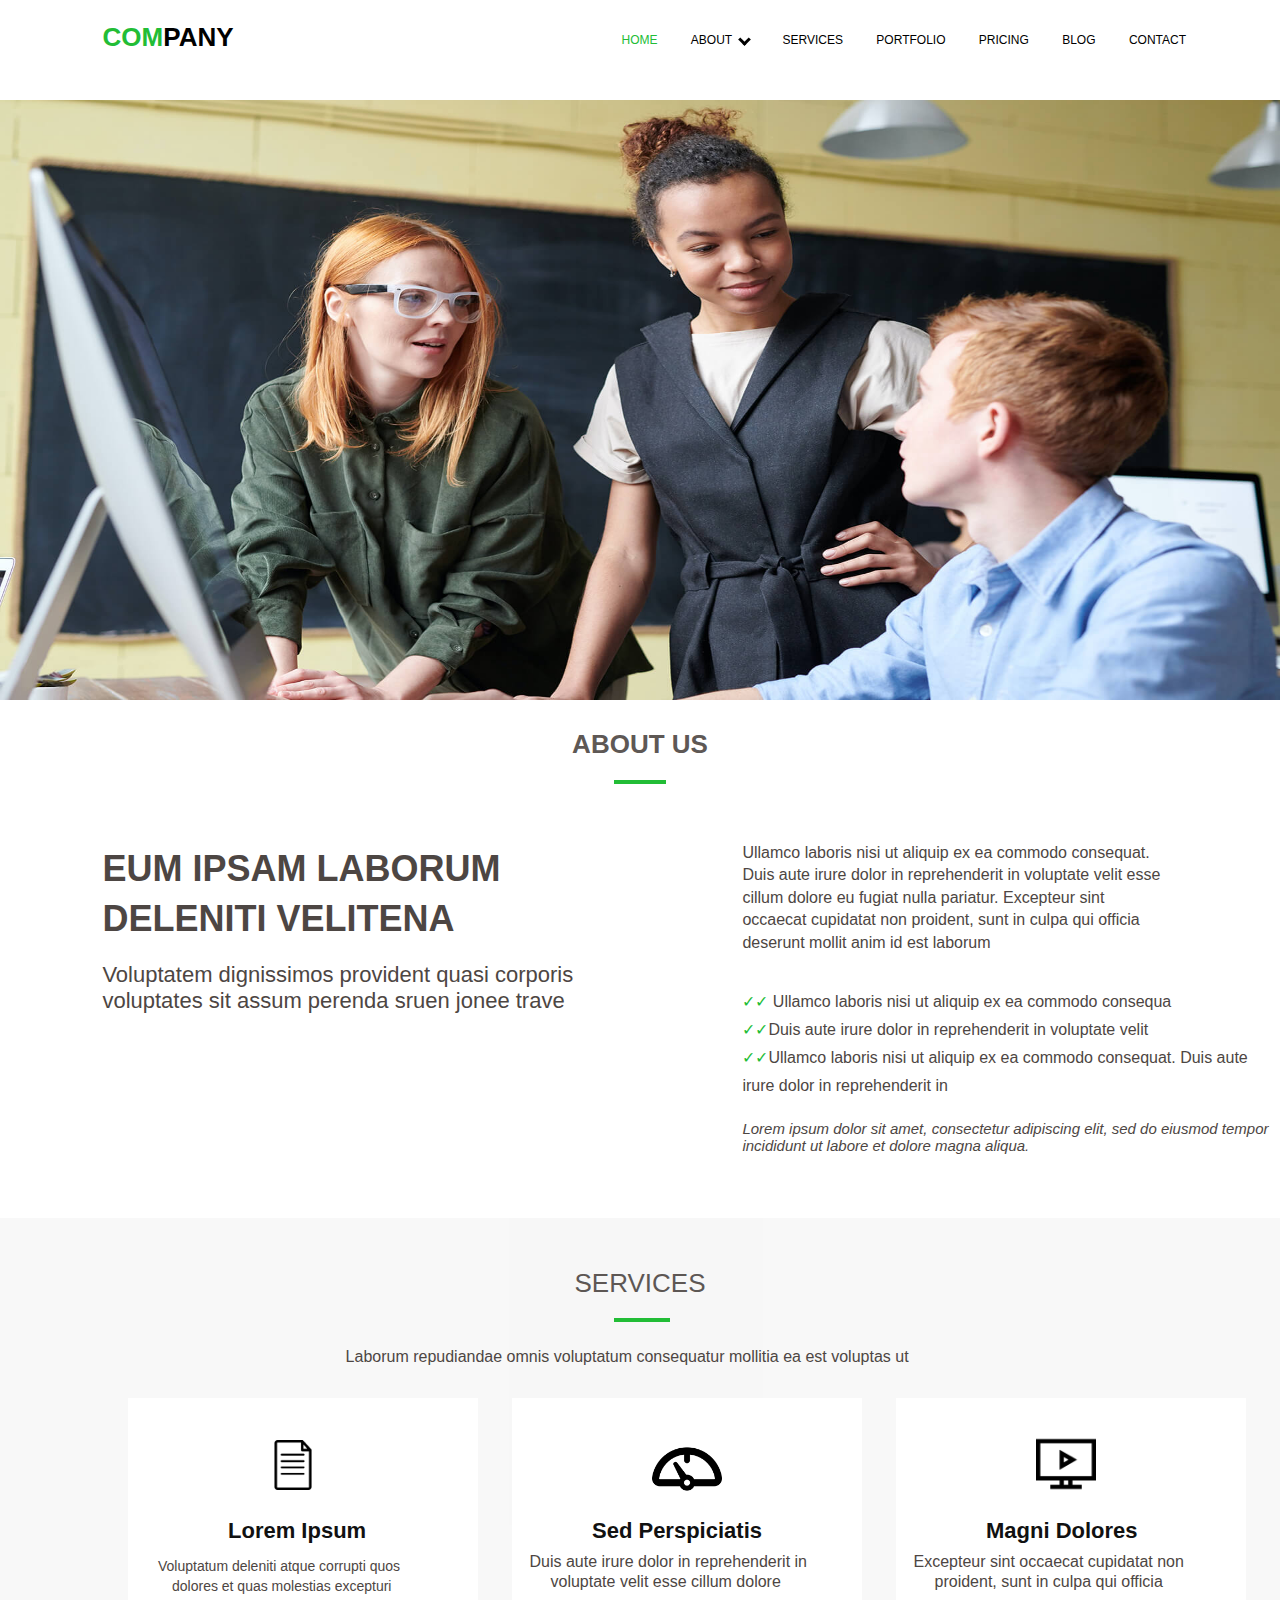
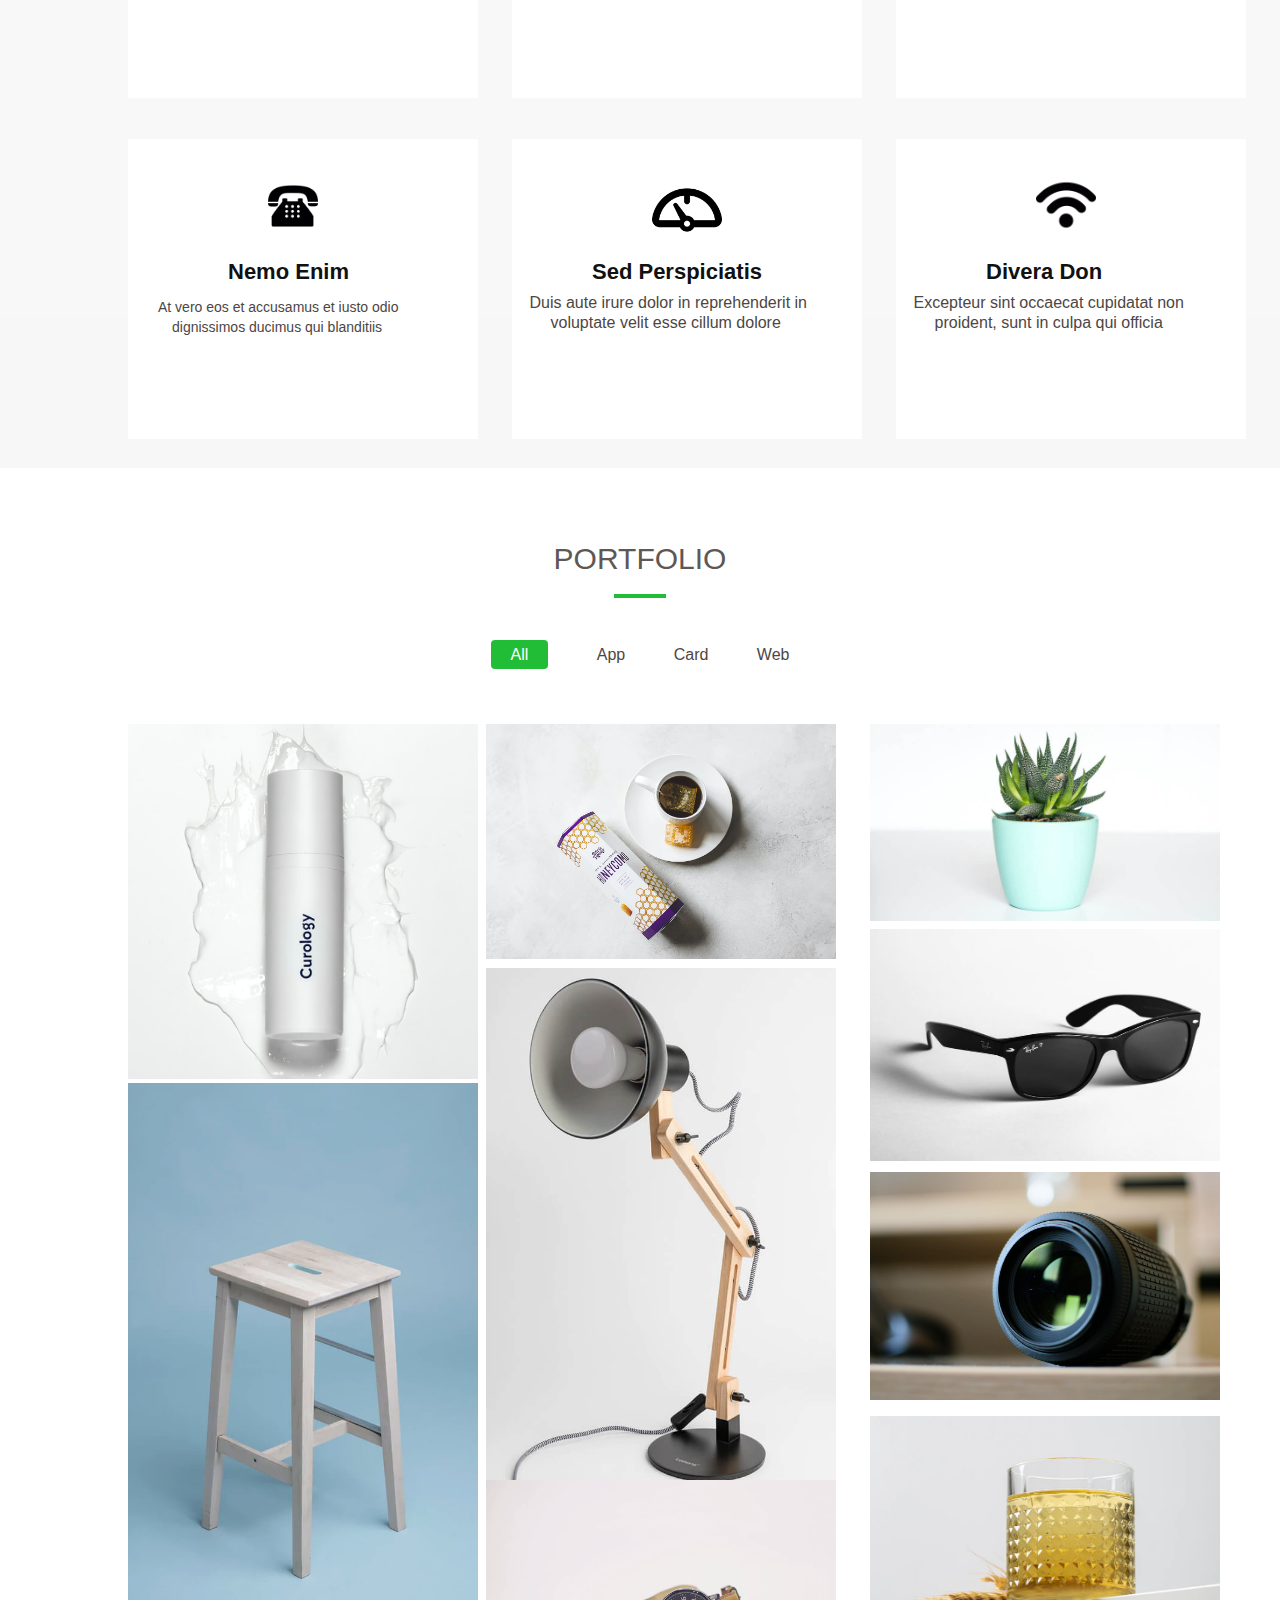
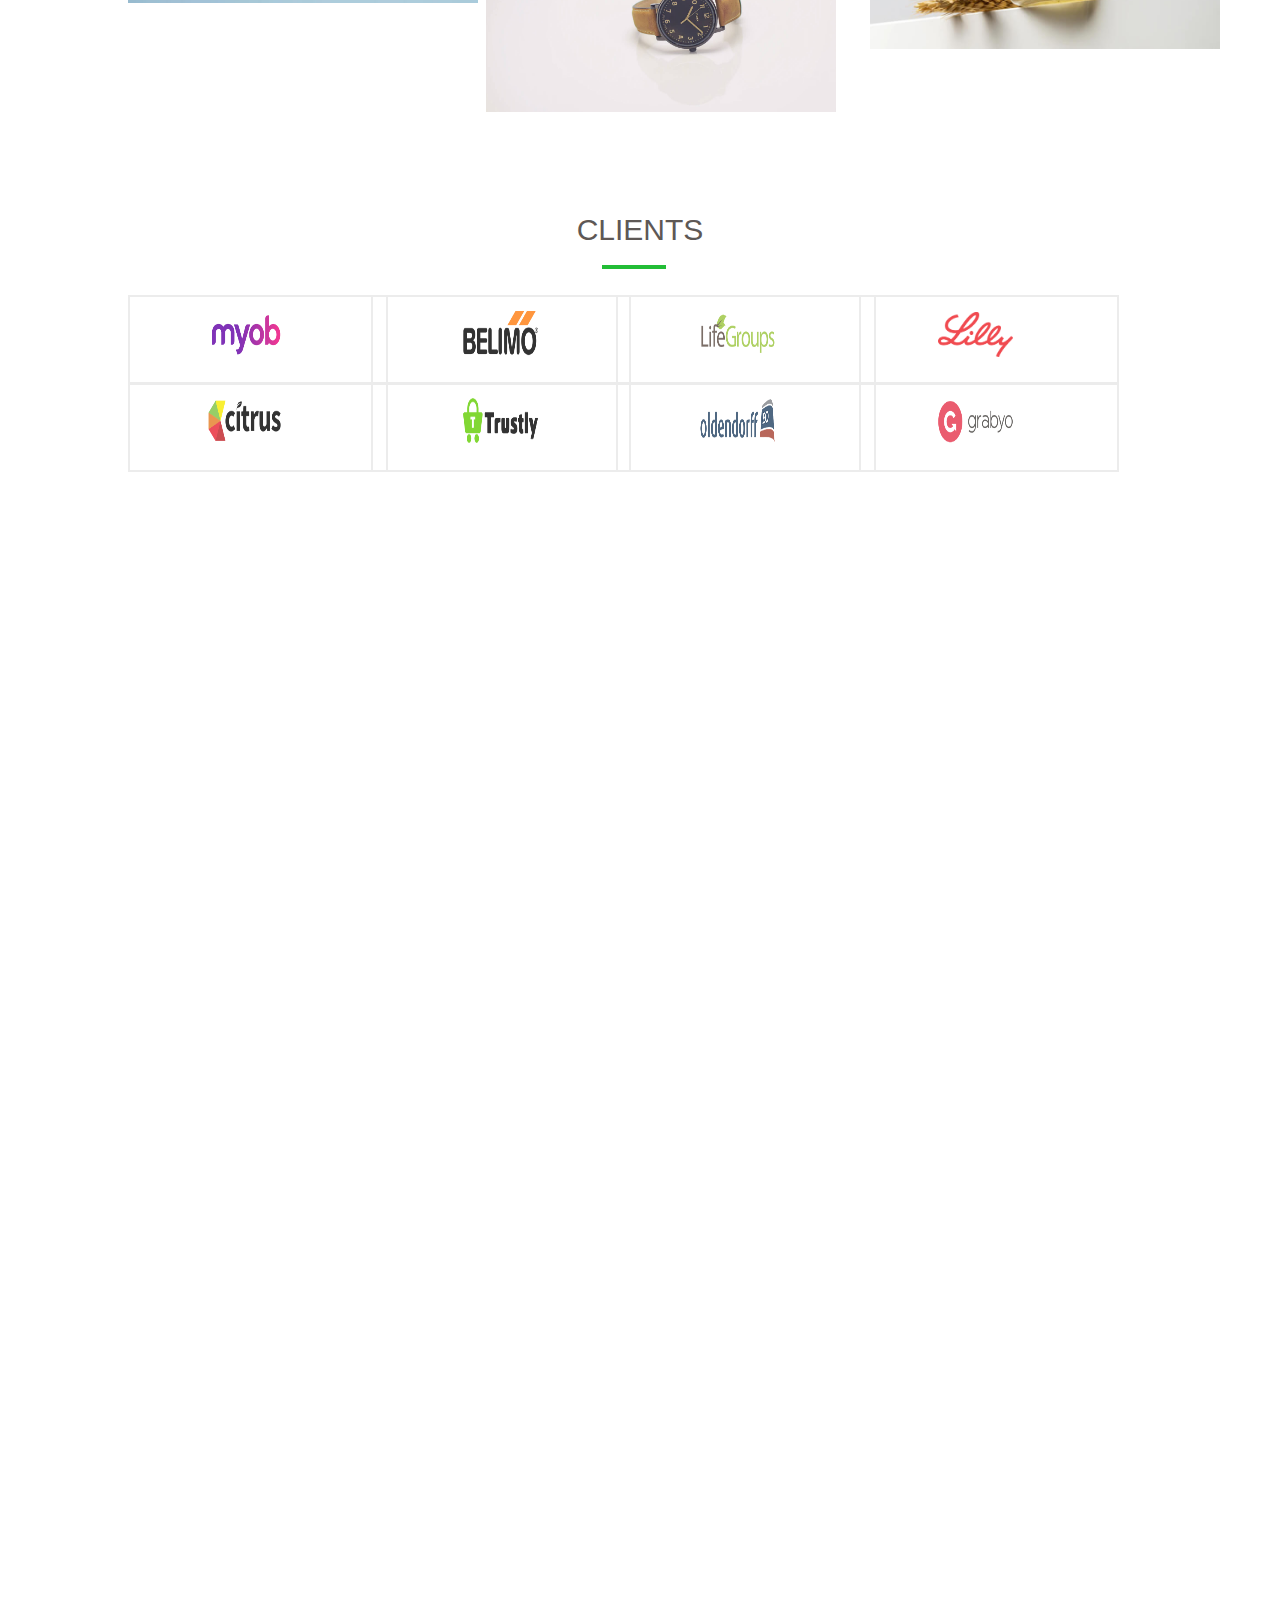
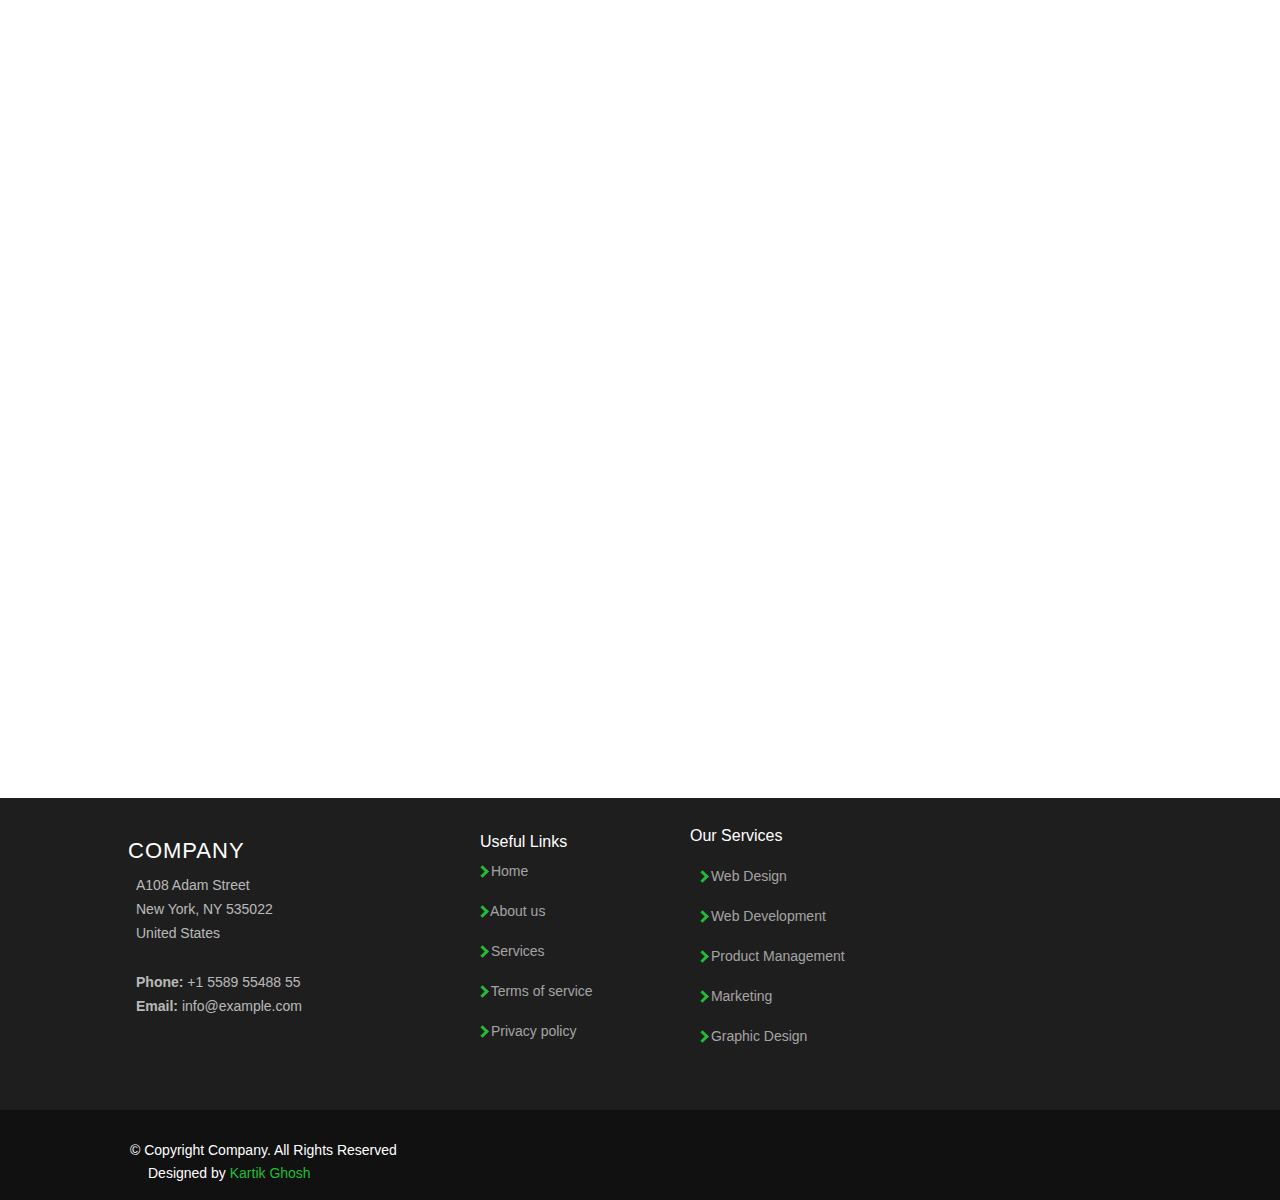
<file: company_website/index.html>
<!DOCTYPE html>
<html lang="en">
<head>
    <meta charset="UTF-8">
    <meta name="viewport" content="width=device-width, initial-scale=1.0">
    <title>Company Website</title>
    <link rel="stylesheet" href="style.css">
</head>
<body>
    <div class="main">
    
    <div class="nav1">
    <a href="#" class="a1">
        <span class="b1">COM</span>
             PANY 
    </a>
    </div>
    

    <div class="nav2">
    <a href="#" class="a2 a3">HOME</a>
    <a href="#" class="a2">ABOUT<i class="arrow down"></i></a>
    <a href="#" class="a2">SERVICES</a>
    <a href="#" class="a2">PORTFOLIO</a>
    <a href="#" class="a2">PRICING</a>
    <a href="#" class="a2">BLOG</a>
    <a href="#" class="a2">CONTACT</a>
    </div>


    <div class="imgback1">
        <img src="img/1.jpg" height="600px" width="100%" class="a4">
    </div>

   

    <div class="middle">
      <h2 class="a5">About Us</h2>
      <hr class="a6">

      <div class="a7">
          <h2 class="a8">Eum ipsam laborum<br> deleniti velitena</h2><br><br><br><br><br><br><br>
          <h3 class="a9">Voluptatem dignissimos provident quasi corporis <br> voluptates sit assum perenda sruen jonee trave</h3>
      </div>

      <div class="a10">
          <p class="a11">Ullamco laboris nisi ut aliquip ex ea commodo consequat.<br> Duis aute irure dolor in reprehenderit in voluptate velit esse<br> cillum dolore eu fugiat nulla pariatur. Excepteur sint<br> occaecat cupidatat non proident, sunt in culpa qui officia<br> deserunt mollit anim id est laborum </p>
      </div><br>

      <div class="a12">
        <p class="a13"><span class="y1">&#10003;&#10003;</span> Ullamco laboris nisi ut aliquip ex ea commodo consequa</p>
        <p class="a14"><span class="y1">&#10003;&#10003;</span>Duis aute irure dolor in reprehenderit in voluptate velit</p>
        <p class="a15"><span class="y1">&#10003;&#10003;</span>Ullamco laboris nisi ut aliquip ex ea commodo consequat. Duis aute irure dolor in reprehenderit in</p>
      </div>

      <div class="a16">
          <p class="a17"><em>Lorem ipsum dolor sit amet, consectetur adipiscing elit, sed do eiusmod tempor incididunt ut labore et dolore magna aliqua. </em></p>
      </div>
    </div>

    <div class="middle2">
       <div class="a18">Services</div>
       <hr class="a19">
       <p class="a20">Laborum repudiandae omnis voluptatum consequatur mollitia ea est voluptas ut</p>
       <div class="a21">
           <img src="img/ic1.png" width="50px" height="50px" class="ic1">
           <h4 class="kartik"><a href="#" class="durjoy">Lorem Ipsum</a></h4>
           <p class="l1">Voluptatum deleniti atque corrupti quos</p> <p class="l2">dolores et quas molestias excepturi</p>
       </div>

       <div class="a22">
        <img src="img/ic2.png" class="ic2" width="70px" height="70px">
        <h4 class="a24"><a href="#" class="a25">Sed Perspiciatis</a></h4>
        <p class="a26">Duis aute irure dolor in reprehenderit in</p>
        <p class="a27">voluptate velit esse cillum dolore</p>
    </div>

    <div class="a23">
        <img src="img/ic3.png" class="ic3" width="60px" height="60px">
        <h4 class="a28"><a href="#" class="a29">Magni Dolores</a></h4>
        <p class="a30">Excepteur sint occaecat cupidatat non</p>
        <p class="a31">proident, sunt in culpa qui officia</p>
    </div>


    <div class="a21" style="margin-top: -14%;">
        <img src="img/ic4.png" width="50px" height="50px" class="ic1">
        <h4 class="kartik"><a href="#" class="durjoy">Nemo Enim</a></h4>
        <p class="l1">At vero eos et accusamus et iusto odio</p> <p class="l2">dignissimos ducimus qui blanditiis</p>
    </div>

    <div class="a22" style="margin-top: -14%;">
     <img src="img/ic2.png" class="ic2" width="70px" height="70px">
     <h4 class="a24"><a href="#" class="a25">Sed Perspiciatis</a></h4>
     <p class="a26">Duis aute irure dolor in reprehenderit in</p>
     <p class="a27">voluptate velit esse cillum dolore</p>
 </div>

 <div class="a23" style="margin-top: -14%;">
     <img src="img/ic5.png" class="ic3" width="60px" height="60px">
     <h4 class="a28"><a href="#" class="a29">Divera Don</a></h4>
     <p class="a30">Excepteur sint occaecat cupidatat non</p>
     <p class="a31">proident, sunt in culpa qui officia</p>
 </div>
    </div>

    <div class="middle3">
        <div class="a32">Portfolio</div>
        <hr class="a33">

        <div class="nove">
        <a href="#" class="a34 a35">all</a>
        <a href="#" class="a34">app</a>
        <a href="#" class="a34">card</a>
        <a href="#" class="a34">web</a>
        </div>

        <div class="imghere">
            <img src="img/portfolio-1.jpg" class="a36" height="700px" width="350px">
            <img src="img/portfolio-2.jpg" class="a38" height="700px" width="350px">
            <img src="img/portfolio-3.jpg" class="a39" height="700px" width="350px">
            <img src="img/portfolio-4.jpg" class="a40" height="700px" width="350px">
            <img src="img/portfolio-5.jpg" class="a41" height="700px" width="350px">
            <img src="img/portfolio-6.jpg" class="a42" height="700px" width="350px">
            <img src="img/portfolio-7.jpg" class="a43" height="700px" width="350px">
            <img src="img/portfolio-8.jpg" class="a44" height="700px" width="350px">
            <img src="img/portfolio-9.jpg" class="a45" height="700px" width="350px">
        </div>
    </div>


    <div class="middle4">
        <div class="a46">Clients</div>
        <hr class="a47">
         
        <div class="q1">
        <img src="img/client-1.png" width="75px" height="45px" class="a48"><Br><br><Br><Br><Br><br><Br>
        </div>

        <div class="q2">
            <img src="img/client-2.png" width="75px" height="45px" class="a49"><Br><br><Br><Br><Br><br><Br>
            </div>


            <div class="q3">
                <img src="img/client-3.png" width="75px" height="45px" class="a50"><Br><br><Br><Br><Br><br><Br>
                </div>

                <div class="q4">
                <img src="img/client-4.png" width="75px" height="45px" class="a51"><Br><br><Br><Br><Br><br><Br>
                </div>


                <div class="q1" style="margin-top: 87px;">
                    <img src="img/client-5.png" width="75px" height="45px" class="a48"><Br><br><Br><Br><Br><br><Br>
                    </div>
            
                    <div class="q2" style="margin-top: 87px;">
                        <img src="img/client-6.png" width="75px" height="45px" class="a49"><Br><br><Br><Br><Br><br><Br>
                        </div>
            
            
                        <div class="q3" style="margin-top: 87px;">
                            <img src="img/client-7.png" width="75px" height="45px" class="a50"><Br><br><Br><Br><Br><br><Br>
                            </div>
            
                            <div class="q4" style="margin-top: 87px;">
                            <img src="img/client-8.png" width="75px" height="45px" class="a51"><Br><br><Br><Br><Br><br><Br>
                            </div>
    </div>

    <div class="footer">
        <div class="foot1">
            <p class="a52">Company</p>

            <div class="u1">
            <p class="a53">A108 Adam Street<br>
                  New York, NY 535022<br>
                  United States</p>
            </div>

            <div class="u2">
                <p class="a54">
                    <b>Phone:</b> +1 5589 55488 55<br>
                    <b>Email:</b> info@example.com
                </p>
            </div>

            <div class="u3">
                <p class="a55">
                    Useful Links
                </p>
                <div class="u4">
                    <p><a href="#" class="a56"><i class="arro right" style="color: white;"></i>   Home</a></p>
                    <p><a href="#" class="a56"> <i class="arro right"></i>   About us</a></p>
                    <p><a href="#" class="a56"> <i class="arro right"></i>   Services</a></p>
                    <p><a href="#" class="a56"> <i class="arro right"></i>   Terms of service</a></p>
                    <p><a href="#" class="a56"> <i class="arro right"></i>   Privacy policy</a></p>

                </div>
            </div>


            <div class="k2">
                <p class="k3">
                    Our Services
                </p>
                <div class="u7">
                    <p><a href="#" class="a60"><i class="arro right" style="color: white;"></i> Web Design</a></p>
                    <p><a href="#" class="a60"> <i class="arro right"></i>   Web Development</a></p>
                    <p><a href="#" class="a60"> <i class="arro right"></i>   Product Management</a></p>
                    <p><a href="#" class="a60"> <i class="arro right"></i>   Marketing</a></p>
                    <p><a href="#" class="a60"> <i class="arro right"></i>   Graphic Design</a></p>

                </div>
            </div>
            <br><Br><br>

            <div class="copyright">
                <br><br>
                <p class="cp1"><span class="fo1">&copy; Copyright Company. All Rights Reserved</span> </p>
                <p class="cp2">Designed by <span class="fo2">Kartik Ghosh</span></p>
            </div>

        </div>
    </div>

    </div>


</body>
</html>
</file>
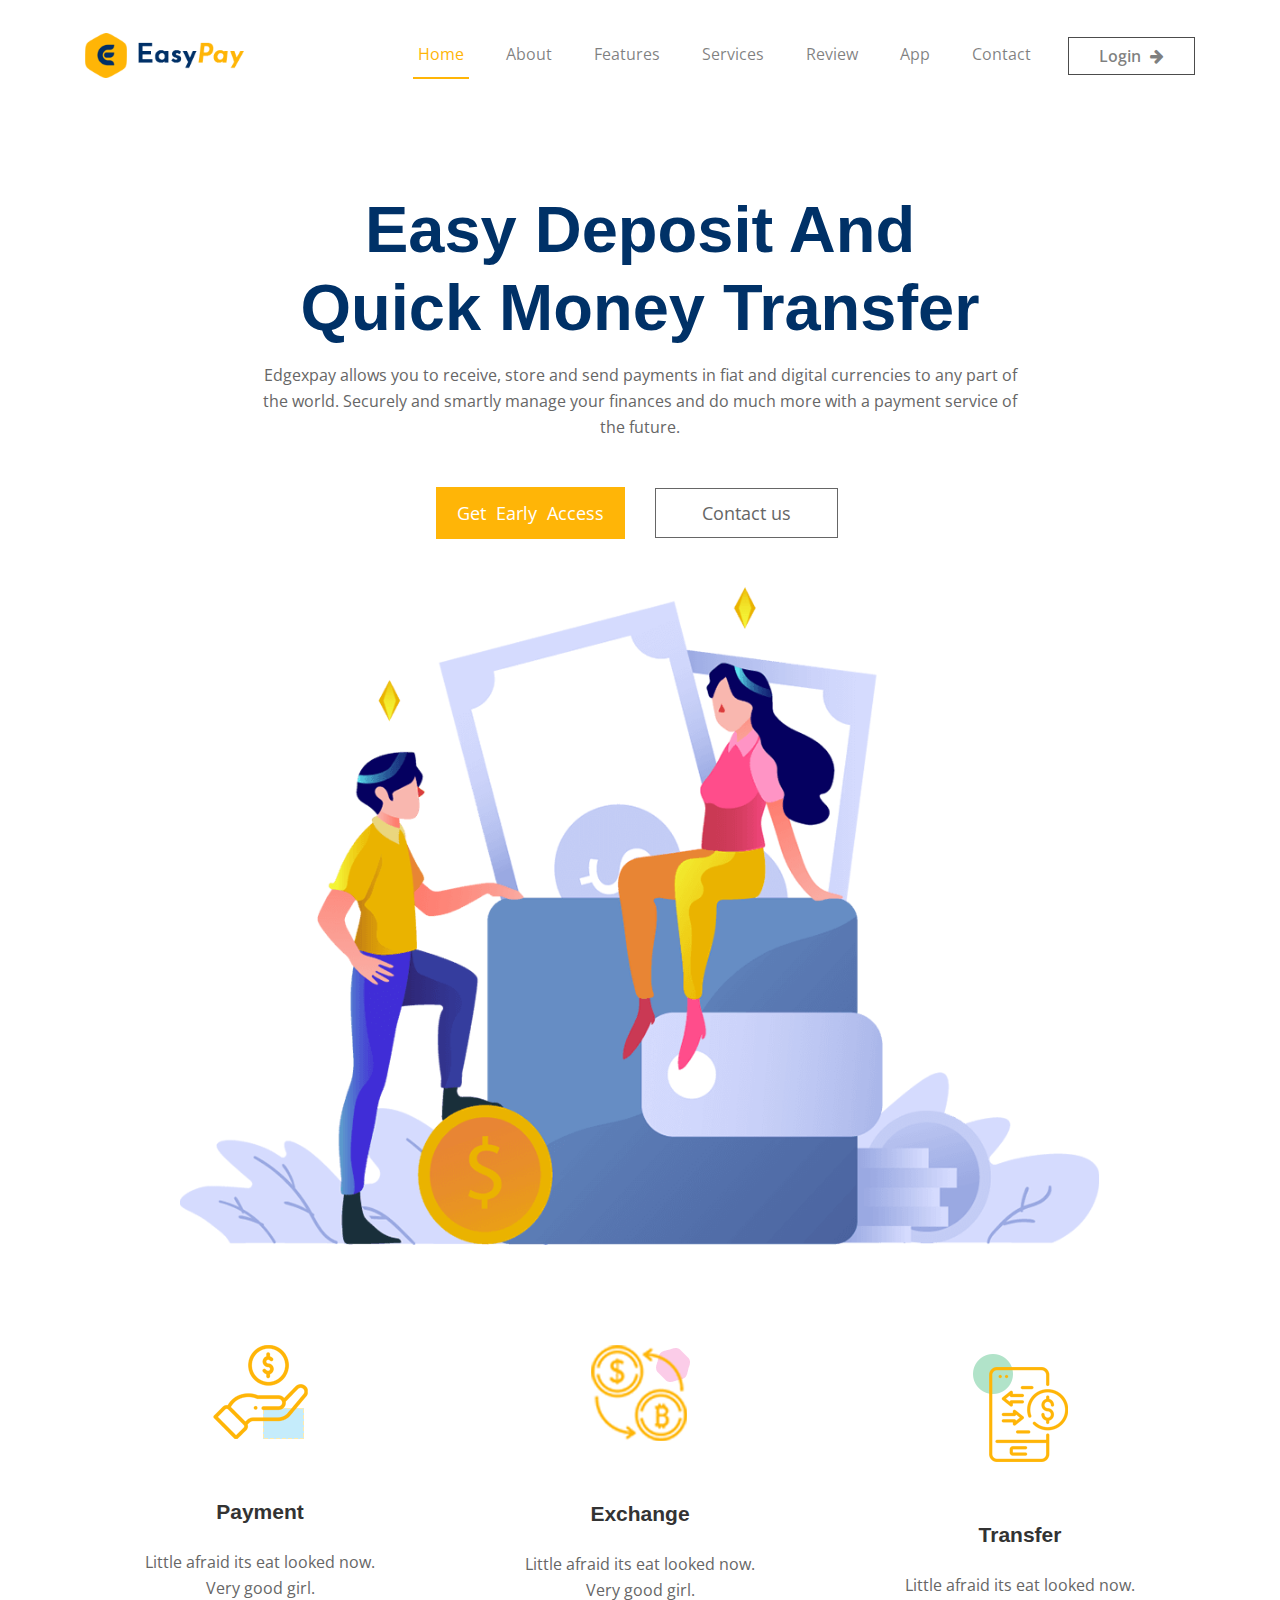
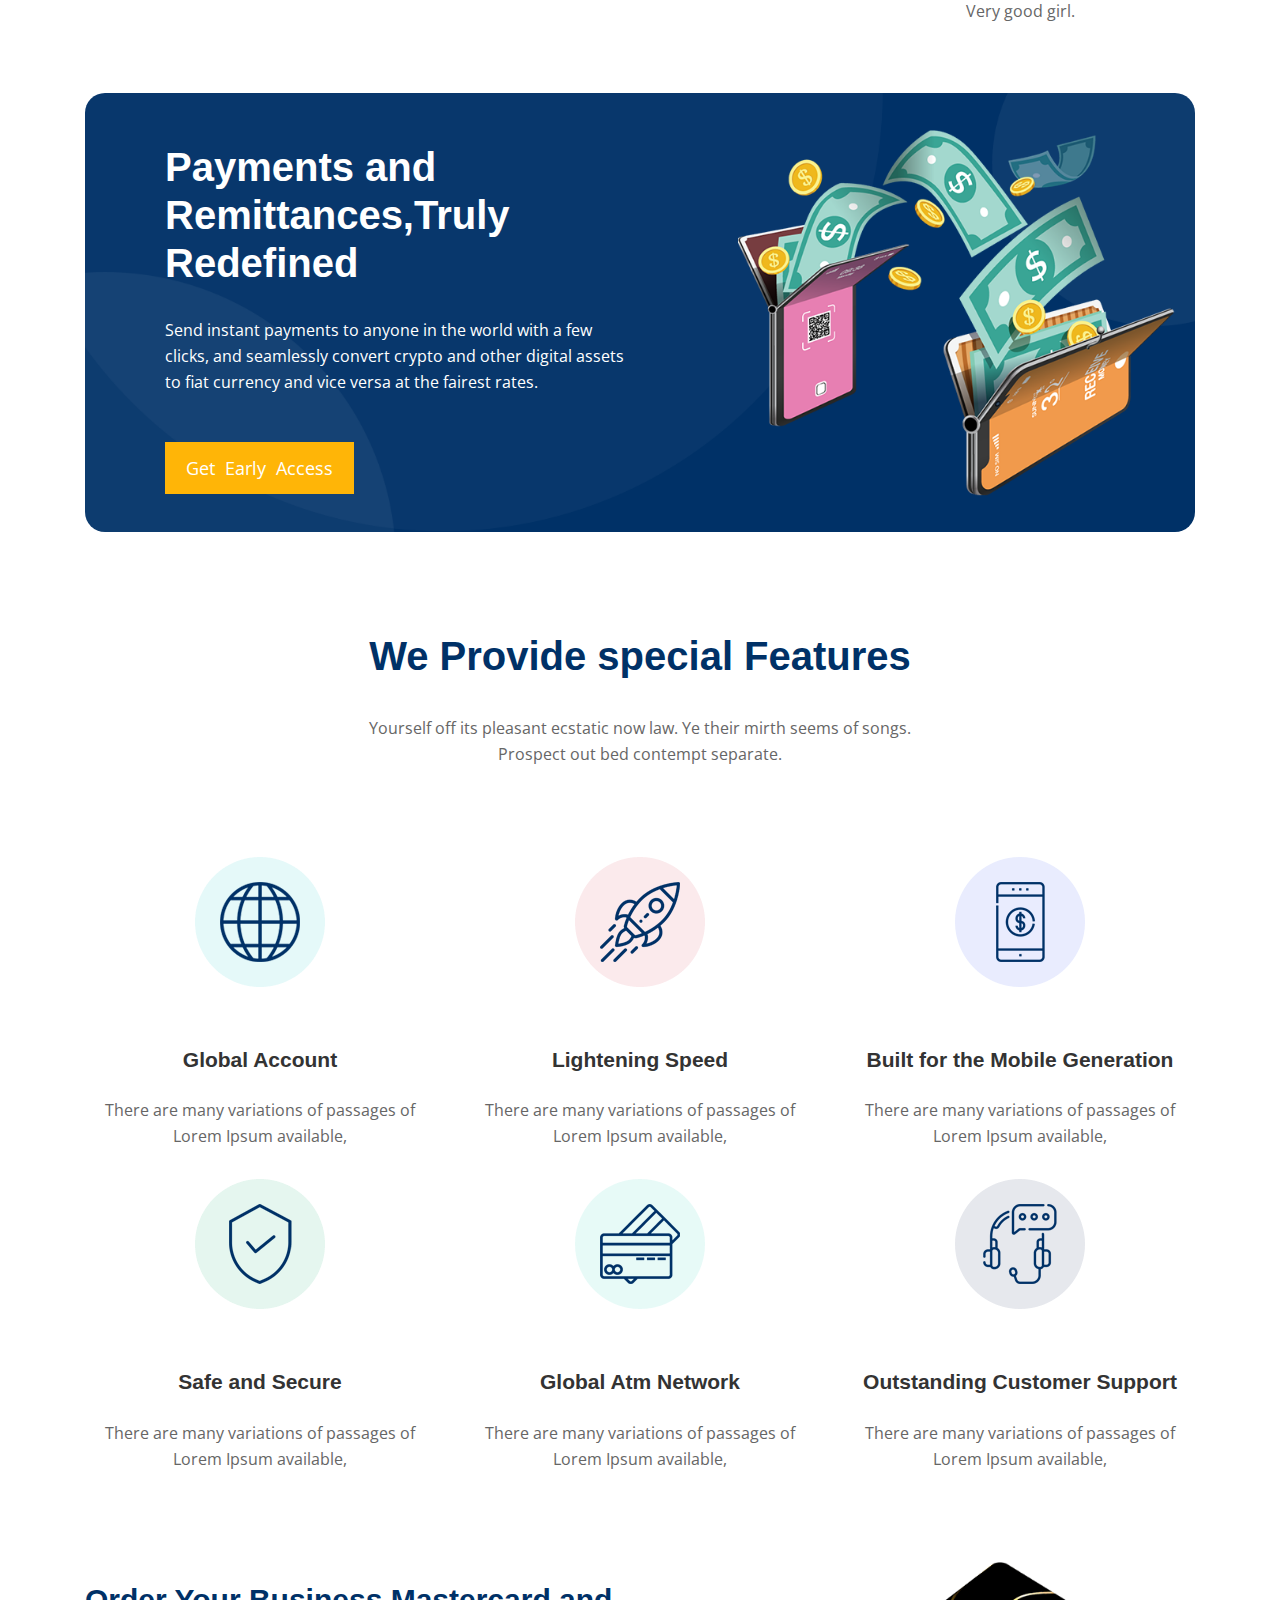
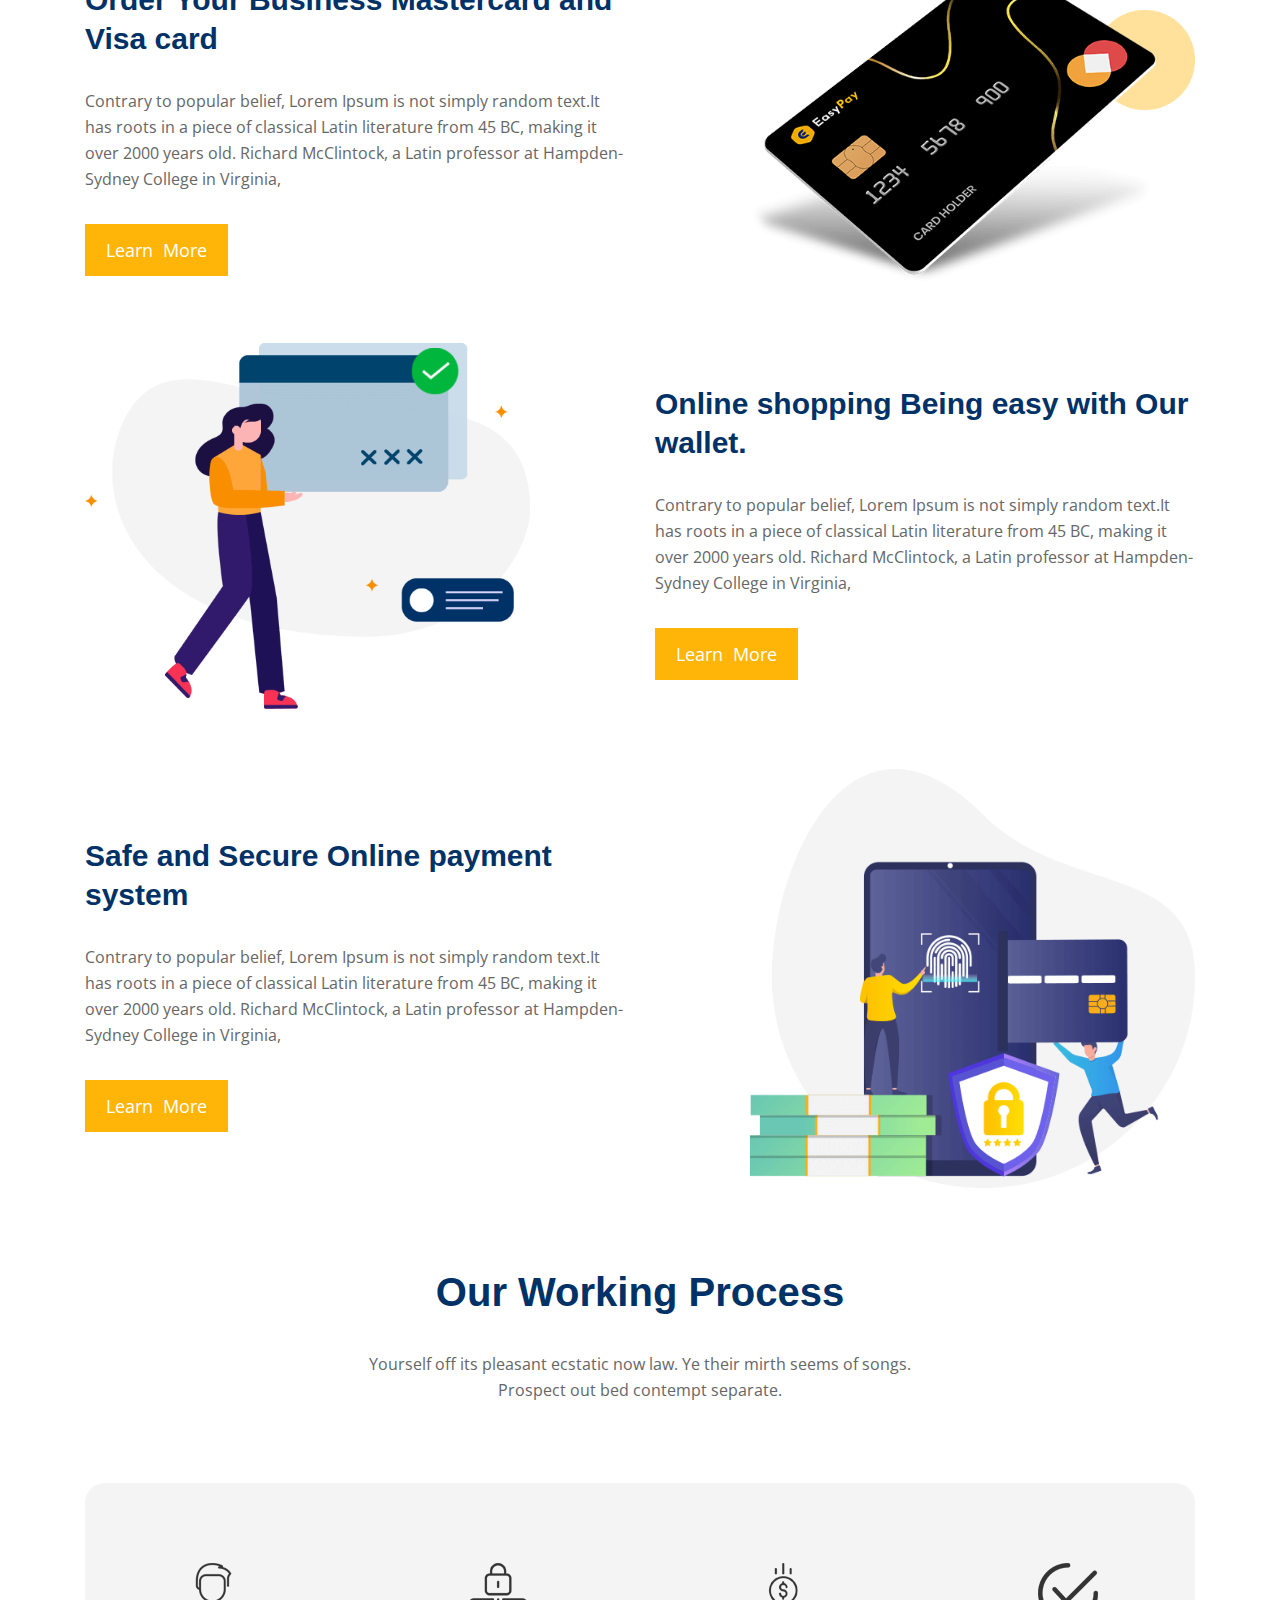
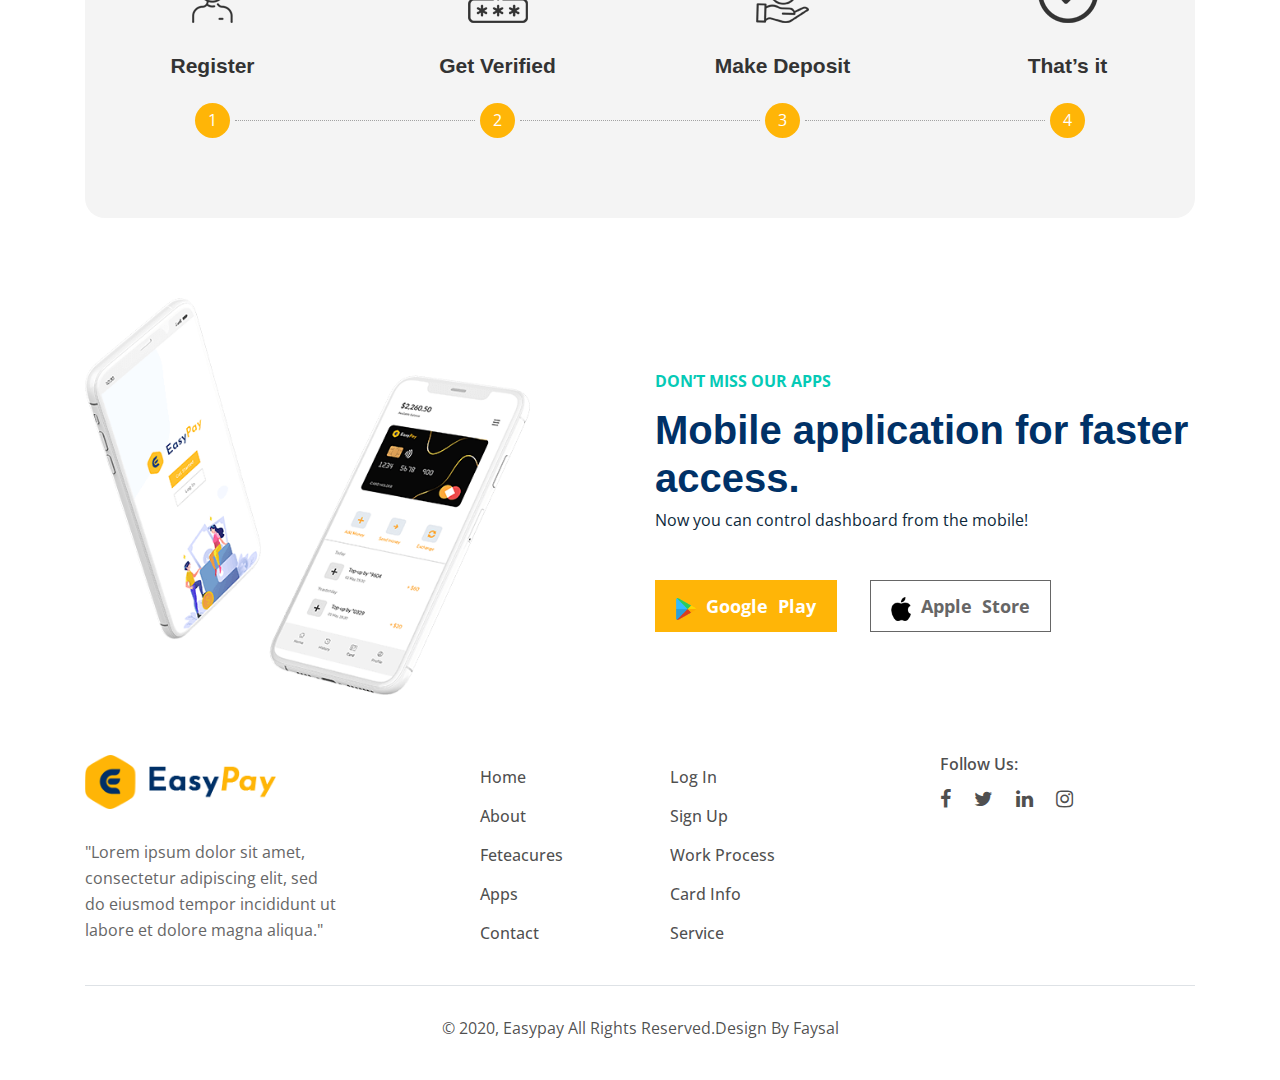
<file: easypay/index.html>
<!doctype html><html lang="en"> <head> <meta charset="utf-8"> <meta name="viewport" content="width=device-width, initial-scale=1, shrink-to-fit=no"> <link rel="stylesheet" href="https://cdnjs.cloudflare.com/ajax/libs/font-awesome/4.7.0/css/font-awesome.min.css"> <link href="https://fonts.googleapis.com/css2?family=Open+Sans:ital,wght@0,300;0,400;0,600;0,700;0,800;1,300;1,400;1,600;1,700;1,800&display=swap" rel="stylesheet"> <link rel="stylesheet" href="https://stackpath.bootstrapcdn.com/bootstrap/4.5.1/css/bootstrap.min.css"> <title>EasyPay</title> <link rel="stylesheet" href="css/style.css"> <link rel="stylesheet" href="css/responsive.css"> </head> <body> <header id="header-section"> <nav class="navbar navbar-expand-lg navbar-light py-5"> <div class="container"> <a class="navbar-brand" href="index.html"><img src="img/logo.png" class="w-75" alt="logo"></a> <button class="navbar-toggler" type="button" data-toggle="collapse" data-target="#navbarNav" aria-controls="navbarNav" aria-expanded="false" aria-label="Toggle navigation"> <span class="navbar-toggler-icon"></span> </button> <div class="collapse navbar-collapse" id="navbarNav"> <ul class="navbar-nav ml-auto"> <li class="nav-item active"> <a class="nav-link" href="#header-section">Home</a> </li><li class="nav-item"> <a class="nav-link" href="#about-section">About</a> </li><li class="nav-item"> <a class="nav-link" href="#feature-section">Features</a> </li><li class="nav-item"> <a class="nav-link" href="#services-section">Services</a> </li><li class="nav-item"> <a class="nav-link" href="#review-section">Review</a> </li><li class="nav-item"> <a class="nav-link" href="#app-section">App</a> </li><li class="nav-item"> <a class="nav-link" href="#contact-section">Contact</a> </li><li class="nav-item d-none d-xl-block"> <div class="nav-btn"> <a onclick="document.getElementById('id01').style.display='block'" class="nav-link navbar-btn" href="javascript:void(0)">Login <i class="fa fa-arrow-right ml-2" aria-hidden="true"></i></a> </div><div id="id01" class="modal"> <form class="modal-content animate" action="javascript:void(0)" method="post"> <div class="container-pop"> <label><b>Username</b></label> <input type="text" placeholder="Enter Username" name="uname" required> <label><b>Password</b></label> <input type="password" placeholder="Enter Password" name="psw" required> <button type="submit">Login</button> <label> <input type="checkbox" checked="checked" name="remember"> Remember me </label> </div><div class="container-pop" style="background-color:#f1f1f1"> <button type="button" onclick="document.getElementById('id01').style.display='none'" class="cancelbtn">Cancel</button> <span class="psw"><a href="javascript:void(0)">Forgot password?</a></span> </div></form> </div></li></ul> </div></div></nav> <div class="container"> <div class="header-content"> <h2 class="header-heading text-center">Easy Deposit and <br>Quick Money Transfer</h2> <p class="heading-title text-center mt-4">Edgexpay allows you to receive, store and send payments in fiat and digital currencies to any part of the world. Securely and smartly manage your finances and do much more with a payment service of the future.</p><div class="header-btn mt-3 mt-sm-5 pt-5"> <div class="row"> <div class="col-sm-6 text-center text-sm-right"> <a class="btn-1" href="javascript:void(0)">Get Early Access</a> </div><div class="col-sm-6 text-center text-sm-left mt-5 mt-sm-0"> <a class="btn-2" href="#contact-section">Contact us</a> </div></div></div><div class="row mt-5 pt-5"> <div class="col-md-1"></div><div class="col-md-10 sticky-menu-open"> <img src="img/banner.png" alt="banner" class="img-fluid"> </div><div class="col-md-1"></div></div></div></div></header> <section id="about-section"> <div class="container"> <div class="row text-center"> <div class="col-md-6 col-lg-4 mb-5"> <img src="img/doller.png" alt="image" class="img-fluid"> <h4 class="system-name">Payment</h4> <p class="heading-title w-75 m-auto">Little afraid its eat looked now. Very good girl.</p></div><div class="col-md-6 col-lg-4 mb-5"> <img src="img/exchange.png" alt="image" class="img-fluid"> <h4 class="system-name">Exchange</h4> <p class="heading-title w-75 m-auto">Little afraid its eat looked now. Very good girl.</p></div><div class="col-md-6 col-lg-4 m-auto mb-5"> <img src="img/transfer.png" alt="image" class="img-fluid"> <h4 class="system-name">Transfer</h4> <p class="heading-title w-75 m-auto">Little afraid its eat looked now. Very good girl.</p></div></div><div style="margin-top: 6rem;" class="about-banner-bg"> <div class="row"> <div class="col-lg-7 mb-5 mb-lg-0 pb-5 pb-lg-0"> <div class="about-content"> <h2 class="about-heading img-fluid">Payments and <br class="d-none d-lg-block"> Remittances,Truly <br class="d-none d-lg-block"> Redefined</h2> <p class="heading-title text-white my-5">Send instant payments to anyone in the world with a few clicks, and seamlessly convert crypto and other digital assets to fiat currency and vice versa at the fairest rates.</p><div class="about-btn mt-5 pt-5"> <a class="btn-1" href="javascript:void(0)">Get Early Access</a> </div></div></div><div class="col-lg-5 align-self-center"> <img src="img/usd.png" alt="usd" class="w-100"> </div></div></div></div></section> <section id="feature-section"> <div class="container"> <h2 class="heading">We Provide special Features</h2> <p class="heading-title text-center w-50 m-auto py-5">Yourself off its pleasant ecstatic now law. Ye their mirth seems of songs. Prospect out bed contempt separate.</p><div class="row text-center mt-5 pt-5"> <div class="col-md-6 col-lg-4 mb-5"> <img src="img/icon1.png" alt="image" class="img-fluid"> <h4 class="system-name">Global Account</h4> <p class="heading-title m-auto">There are many variations of passages of Lorem Ipsum available,</p></div><div class="col-md-6 col-lg-4 mb-5"> <img src="img/icon2.png" alt="image" class="img-fluid"> <h4 class="system-name">Lightening Speed</h4> <p class="heading-title m-auto">There are many variations of passages of Lorem Ipsum available,</p></div><div class="col-md-6 col-lg-4 mb-5"> <img src="img/icon3.png" alt="image" class="img-fluid"> <h4 class="system-name">Built for the Mobile Generation</h4> <p class="heading-title m-auto">There are many variations of passages of Lorem Ipsum available,</p></div><div class="col-md-6 col-lg-4 mb-5"> <img src="img/icon4.png" alt="image" class="img-fluid"> <h4 class="system-name">Safe and Secure</h4> <p class="heading-title m-auto">There are many variations of passages of Lorem Ipsum available,</p></div><div class="col-md-6 col-lg-4 mb-5"> <img src="img/icon5.png" alt="image" class="img-fluid"> <h4 class="system-name">Global Atm Network</h4> <p class="heading-title m-auto">There are many variations of passages of Lorem Ipsum available,</p></div><div class="col-md-6 col-lg-4 mb-5"> <img src="img/icon6.png" alt="image" class="img-fluid"> <h4 class="system-name">Outstanding Customer Support</h4> <p class="heading-title m-auto">There are many variations of passages of Lorem Ipsum available,</p></div></div></div></section> <section id="services-section"> <div class="container d-none d-md-block"> <div class="row mt-5 pt-5"> <div class="col-md-6 mb-5 mb-md-0 align-self-center"> <div class="service-heading">Order Your Business Mastercard and Visa card</div><p class="heading-title mt-5">Contrary to popular belief, Lorem Ipsum is not simply random text.It has roots in a piece of classical Latin literature from 45 BC, making it over 2000 years old. Richard McClintock, a Latin professor at Hampden-Sydney College in Virginia,</p><div class="service-btn mt-5 pt-4"><a class="btn-1" href="javascript:void(0)">Learn More</a></div></div><div class="col-md-1"></div><div class="col-md-5 align-self-center"> <img src="img/easy-card.png" alt="image" class="img-fluid"> </div></div><div class="row mt-5 pt-5"> <div class="col-md-5 d-none d-md-block align-self-center"> <img src="img/shopping.png" alt="image" class="img-fluid"> </div><div class="col-md-1 d-none d-md-block"></div><div class="col-md-6 mb-5 mb-md-0 align-self-center"> <div class="service-heading">Online shopping Being easy with Our wallet.</div><p class="heading-title mt-5">Contrary to popular belief, Lorem Ipsum is not simply random text.It has roots in a piece of classical Latin literature from 45 BC, making it over 2000 years old. Richard McClintock, a Latin professor at Hampden-Sydney College in Virginia,</p><div class="service-btn mt-5 pt-4"><a class="btn-1" href="javascript:void(0)">Learn More</a></div></div><div class="col-md-1 d-md-none"></div><div class="col-md-5 d-md-none align-self-center"> <img src="img/shopping.png" alt="image" class="img-fluid"> </div></div><div class="row mt-5 pt-5"> <div class="col-md-6 mb-5 mb-md-0 align-self-center"> <div class="service-heading">Safe and Secure Online payment system</div><p class="heading-title mt-5">Contrary to popular belief, Lorem Ipsum is not simply random text.It has roots in a piece of classical Latin literature from 45 BC, making it over 2000 years old. Richard McClintock, a Latin professor at Hampden-Sydney College in Virginia,</p><div class="service-btn mt-5 pt-4"><a class="btn-1" href="javascript:void(0)">Learn More</a></div></div><div class="col-md-1"></div><div class="col-md-5 align-self-center"> <img src="img/payment.png" alt="image" class="img-fluid"> </div></div></div><div class="container d-md-none"> <div class="row mt-5 pt-5"> <div class="col-md-6 mb-5 mb-md-0 align-self-center"> <h3 class="service-heading mb-5">Order Your Business Mastercard and Visa card</h3> <img src="img/easy-card.png" alt="image" class="img-fluid"> <p class="heading-title mt-5">Contrary to popular belief, Lorem Ipsum is not simply random text.It has roots in a piece of classical Latin literature from 45 BC, making it over 2000 years old. Richard McClintock, a Latin professor at Hampden-Sydney College in Virginia,</p><div class="service-btn mt-5 pt-4"><a class="btn-1" href="javascript:void(0)">Learn More</a></div></div></div><div class="row mt-5 pt-5"> <div class="col-md-6 mb-5 mb-md-0 align-self-center"> <h3 class="service-heading mb-5">Online shopping Being easy with Our wallet.</h3> <img src="img/shopping.png" alt="image" class="img-fluid"> <p class="heading-title mt-5">Contrary to popular belief, Lorem Ipsum is not simply random text.It has roots in a piece of classical Latin literature from 45 BC, making it over 2000 years old. Richard McClintock, a Latin professor at Hampden-Sydney College in Virginia,</p><div class="service-btn mt-5 pt-4"><a class="btn-1" href="javascript:void(0)">Learn More</a></div></div></div><div class="row mt-5 pt-5"> <div class="col-md-6 mb-5 mb-md-0 align-self-center"> <h3 class="service-heading mb-5">Safe and Secure Online payment system</h3> <img src="img/payment.png" alt="image" class="img-fluid"> <p class="heading-title mt-5">Contrary to popular belief, Lorem Ipsum is not simply random text.It has roots in a piece of classical Latin literature from 45 BC, making it over 2000 years old. Richard McClintock, a Latin professor at Hampden-Sydney College in Virginia,</p><div class="service-btn mt-5 pt-4"><a class="btn-1" href="javascript:void(0)">Learn More</a></div></div></div></div></section> <section id="review-section"> <div class="container"> <h2 class="heading">Our Working Process</h2> <p class="heading-title text-center w-50 m-auto py-5">Yourself off its pleasant ecstatic now law. Ye their mirth seems of songs. Prospect out bed contempt separate.</p><div class="review-box"> <div class="row text-center"> <div class="col-sm-6 col-lg-3 pb-5 mb-5 pb-lg-0 mb-lg-0"> <img src="img/man.png" alt="man" class="img-fluid"> <h4 class="system-name d-block mt-5">Register</h4> <span class="number number-no-dot-1 rounded-circle text-white d-inline-block text-center">1</span> </div><div class="col-sm-6 col-lg-3 pb-5 mb-5 pb-lg-0 mb-lg-0"> <img src="img/lock.png" alt="man" class="img-fluid"> <h4 class="system-name d-block mt-5">Get Verified</h4> <span class="number number-no-dot-2 rounded-circle text-white d-inline-block text-center">2</span> </div><div class="col-sm-6 col-lg-3 pb-5 mb-5 pb-lg-0 mb-lg-0"> <img src="img/hand.png" alt="man" class="img-fluid"> <h4 class="system-name d-block mt-5">Make Deposit</h4> <span class="number number-no-dot-3 rounded-circle text-white d-inline-block text-center">3</span> </div><div class="col-sm-6 col-lg-3 pb-5 mb-5 pb-lg-0 mb-lg-0"> <img src="img/right.png" alt="man" class="img-fluid"> <h4 class="system-name d-block mt-5">That’s it</h4> <span class="number number-no-dot-4 rounded-circle text-white d-inline-block text-center">4</span> </div></div></div></div></section> <section id="app-section"> <div class="container"> <div class="row"> <div class="col-lg-5 align-self-center d-none d-lg-block"> <img src="img/phone.png" alt="phone" class="img-fluid"> </div><div class="col-lg-1"></div><div class="col-lg-6 align-self-center"> <div class="app-content"> <h4>DON’T MISS OUR APPS</h4> <h2 class="mt-4">Mobile application for faster access.</h2> <p>Now you can control dashboard from the mobile!</p><div class="app-btn mt-3 mt-sm-5 pt-5"> <a class="btn-1 mr-5" href="javascript:void(0)"><img src="img/google-play.png" alt="google play" class="img-fluid mr-3"><b>Google Play</b></a> <a class="btn-2-app mr-5" href="javascript:void(0)"><img src="img/apple-store.png" alt="apple store" class="img-fluid mr-3"><b>Apple Store</b></a> </div></div></div><div class="col-lg-5 align-self-center d-lg-none mt-5 pt-5 text-center"> <img src="img/phone.png" alt="phone" class="img-fluid m-auto"> </div></div></div></section> <section id="contact-section"> <div class="container mt-5 pt-5"> <div class="row"> <div class="col-md-3 mb-5 mb-lg-0"> <img src="img/logo.png" alt="logo" class="img-fluid w-75 footer-logo"> <p class="heading-title mt-5">"Lorem ipsum dolor sit amet, consectetur adipiscing elit, sed do eiusmod tempor incididunt ut labore et dolore magna aliqua."</p></div><div class="col-md-1"></div><div class="col-md-2 mb-5 mb-lg-0"> <div class="link"> <p><a class="nav-link" href="#header-section">Home</a></p><p><a class="nav-link" href="#about-section">About</a></p><p><a class="nav-link" href="#feteacure-section">Feteacures</a></p><p><a class="nav-link" href="#app-section">Apps</a></p><p><a class="nav-link" href="#contact-section">Contact</a></p></div></div><div class="col-md-3 mb-5 mb-lg-0"> <div class="link"> <p><a onclick="document.getElementById('id01').style.display='block'" class="nav-link" href="javascript:void(0)">Log In</a></p><p><a class="nav-link" href="javascript:void(0)">Sign Up</a></p><p><a class="nav-link" href="javascript:void(0)">Work Process</a></p><p><a class="nav-link" href="javascript:void(0)">Card Info</a></p><p><a class="nav-link" href="javascript:void(0)">Service</a></p></div></div><div class="col-md-3 mb-5 mb-lg-0"> <div class="social-link"> <h5>Follow Us:</h5> <a href="javascript:void(0)"><i class="fa fa-facebook"></i></a> <a href="javascript:void(0)"><i class="fa fa-twitter"></i></a> <a href="javascript:void(0)"><i class="fa fa-linkedin"></i></a> <a href="javascript:void(0)"><i class="fa fa-instagram"></i></a> </div></div></div></div></section> <footer> <div class="container mt-5"> <div class="border-top py-5"> <p class="text-center">© 2020, Easypay All Rights Reserved.Design By Faysal</p></div></div></footer> <script src="https://code.jquery.com/jquery-3.5.1.slim.min.js"></script> <script src="https://cdn.jsdelivr.net/npm/popper.js@1.16.1/dist/umd/popper.min.js"></script> <script src="https://stackpath.bootstrapcdn.com/bootstrap/4.5.1/js/bootstrap.min.js"></script> <script src="js/jquery.waypoints.min.js"></script> <script>$(document).ready(function(){$(".sticky-menu-open").waypoint(function(direction){if(direction=="down"){$("nav").addClass("sticky-menu");}else{$("nav").removeClass("sticky-menu");}});}); // Pop UP Login // Get the modal var modal=document.getElementById('id01'); // When the user clicks anywhere outside of the modal, close it window.onclick=function(event){if (event.target==modal){modal.style.display="none";}}; </script> </body></html>
</file>
<file: company_website/style.css>
*{
    margin: 0;
    padding: 0;
    box-sizing: border-box;
}

.a1{
    text-decoration: none;
    font-size: 26px;
    font-family: "Roboto", sans-serif;
    font-weight: 700;
    line-height: 75px;
    word-spacing: -7px;
    color: black;
    left: 8%;
    position: absolute;
    /* position: fixed; */
}


.b1{
   color: #22bd36;
}
.nav1{
    background-color: #ffffff;
    width: 100%;
    height: 70px;
    position: absolute;
}
.nav2{
    float: right;
    right: 5%;
    position: absolute;
    line-height: 100px;
}

.nav2,a.a2{
  font-size: 12px;
  font-family: "Roboto", sans-serif;
  text-decoration: none;
  color: black;
  font-weight: 505;
  line-height: 50px;
  margin: 15px;
  opacity: 1;
  transition: .2s;
}

.nav2,a.a3{
    color: #22bd36;
}

.nav2 a:hover{
    color: #22bd36;
}


.arrow{
    border: solid black;
    border-width: 0 3px 3px 0;
    display: inline-block;
    padding: 3px;
    margin-left: 8px;
  }



  .arro{
    border: solid #22bd36;
    border-width: 0 3px 3px 0;
    display: inline-block;
    padding: 3px;
    margin-left: 8px;
  }


.down {
    transform: rotate(45deg);
    -webkit-transform: rotate(45deg);
}

.right {
    transform: rotate(-45deg);
    -webkit-transform: rotate(-45deg);
}

.arrow{
    color: #22bd36;
}



/* p{
    color: black;
    margin-top: -600px;
    background-color: #131614;
    padding: 20px;
    position: absolute;
    -webkit-backgound-size: cover;
} */

.a4{
    margin-top: 100px;
}

.a5{
    font-family: "Roboto", sans-serif;
    text-transform: uppercase;
    font-size: 26px;
    margin-top: 25px;
    text-align: center;
    opacity: 0.9;
    margin-bottom: 150px;
    color: #4d4643;
}

.a6{
margin-top: -130px;
margin-left: 48%;
margin-right: 48%;
margin-bottom: 60px;
color: #22bd36;
border: 2px solid;
}

.a8{
    font-family: "Roboto", sans-serif;
    float: left;
    font-size: 36px;
    color: #4d4643;
    text-transform: uppercase;
    left: 8%;
    position: absolute;
    line-height: 1.4;

}

.a9{
    left: 8%;
    float: left;
    position: absolute;
    font-family: "Roboto", sans-serif;
    line-height: 1.2;
    color: #4d4643;
    font-size: 22px;
    font-weight: 500;
    margin-top: -8px;
}

.a11{
    float: right;
    left: 58%;
    position: absolute;
    font-family: "Roboto", sans-serif;
    margin-top: -128px;
    line-height: 1.4;
    color: #4d4643;
    margin-bottom: 40px;
}

.a12{
    left: 58%;
    position: absolute;
    font-family: "Roboto", sans-serif;
    color: #4d4643;
    line-height: 28px;
}

.a17{
    left: 58%;
    position: absolute;
    font-family: "Roboto", sans-serif;
    color: #4d4643;
    margin-top: 132px;
    font-size: 15px;
}

.y1{
    color: #22bd36;
    text-indent: 5px;
}
.a18{
    background-color: #f7f7f7;
    margin-top: 18%;
    width: 100%;
    height: 700px;
    font-family: "Roboto", sans-serif;
    text-transform: uppercase;
    font-size: 26px;
    text-align: center;
    opacity: 0.9;
    font-weight: 510;
    line-height: 130px;
    color: #4d4643;
}

.middle2{
    background-color: #f7f7f7;
    width: 100%;
    height: 850px;
}

.a19{
    margin-top: -600px;
    margin-left: 48%;
    margin-right: 30%;
    margin-bottom: 60px;
    color: #22bd36;
    border: 2px solid;
    position: absolute;
    padding: 0px 26px;
    }

.a20{
    margin-top: -570px;
    position: absolute;
    left: 27%;
    font-family: "Roboto", sans-serif;
    color: #4d4643;
}

.a21{
    background-color: #ffffff;
    width: 350px;
    height: 300px;
    left: 10%;
    position: absolute;
    margin-bottom: 150px;
    margin-top: -520px;
    transition: .8s;
}

.a21:hover{
    box-shadow: 1px 1px 1px 1px gray, -1px -1px 3px 1px gray ;
}

.a22{
    background-color: #ffffff;
    width: 350px;
    height: 300px;
    left: 40%;
    position: absolute;
    margin-bottom: 150px;
    margin-top: -520px;
    transition: .8s;
}

.a22:hover{
    box-shadow: 1px 1px 1px 1px gray, -1px -1px 3px 1px gray ;
}

.a23{
    background-color: #ffffff;
    width: 350px;
    height: 300px;
    left: 70%;
    position: absolute;
    margin-bottom: 150px;
    margin-top: -520px;
    transition: .8s;
}

.a23:hover{
        box-shadow: 1px 1px 1px 1px gray, -1px -1px 3px 1px gray ;
}

.durjoy{
    top: 120px;
    left: 100px;
    position: absolute;
    text-decoration: none;
    color: #111;
    font-family: "Roboto", sans-serif;
    font-size: 22px;
    font-weight: 600px;
    line-height: 1.2;
}

.l1{
    top: 160px;
    left: 30px;
    position: absolute;
    font-size: 14px;
    font-family: "Roboto", sans-serif;
    color: #4d4643;
}

.l2{
    top: 180px;
    left: 44px;
    position: absolute;
    font-size: 14px;
    font-family: "Roboto", sans-serif;
    color: #4d4643;
}

.a25{
    top: 120px;
    left: 80px;
    position: absolute;
    text-decoration: none;
    color: #111;
    font-family: "Roboto", sans-serif;
    font-size: 22px;
    font-weight: 600px;
    line-height: 1.2;
}

.a26{
    margin-top: 155px;
    position: absolute;
    left: 5%;
    font-family: "Roboto", sans-serif;
    color: #4d4643;
}

.a27{
    margin-top: 175px;
    position: absolute;
    left: 11%;
    font-family: "Roboto", sans-serif;
    color: #4d4643;
}

.ic1{
    left: 40%;
    top: 14%;
    position: absolute;
}

.ic2{
    left: 40%;
    top: 12%;
    position: absolute;
}

.ic3{
    left: 40%;
    top: 12%;
    position: absolute;
}

.a29{
    top: 120px;
    left: 90px;
    position: absolute;
    text-decoration: none;
    color: #111;
    font-family: "Roboto", sans-serif;
    font-size: 22px;
    font-weight: 600px;
    line-height: 1.2;
}

.a30{
        margin-top: 155px;
        position: absolute;
        left: 5%;
        font-family: "Roboto", sans-serif;
        color: #4d4643;
}

.a31{
    margin-top: 175px;
    position: absolute;
    left: 11%;
    font-family: "Roboto", sans-serif;
    color: #4d4643;
}


.a32{
    margin-top: 2%;
    font-family: "Roboto", sans-serif;
    text-transform: uppercase;
    font-size: 30px;
    text-align: center;
    opacity: 0.9;
    font-weight: 502;
    line-height: 130px;
    color: #4d4643;
}


.a33{
    color: #22bd36;
    margin-top: -30px;
    border: 2px solid;
    left: 48%;
    right: 48%;
    position: absolute;
}

.nove{
    text-align: center;
}

.nove,.a34{
    font-size: 16px;
    text-decoration: none;
    font-family: "Roboto", sans-serif;
    color: #4d4643;
    text-transform: capitalize;
    margin: 22px;
    transition: .4s;
}

.a35{
   background-color: #22bd36;
   padding: 6px 20px;
   color: white;
   border-radius: 4px;
}

.a34:hover{
    background-color: #22bd36;
    padding: 6px 20px;
    color: white;
    border-radius: 4px;
 }

 .a36{
     margin: 100%;
     height: auto;
     margin-left: 50px;
     margin-top: 3%;
     position: absolute;
     margin-left: 10%;
 }

 .a38{
    margin: 100%;
    height: auto;
    margin-left: 350px;
    margin-top: 3%;
    position: absolute;
    margin-left: 38%;
}

.a39{
    margin: 100%;
    height: auto;
    margin-left: 450px;
    margin-top: 3%;
    position: absolute;
    margin-left: 68%;
}

.a40{
    margin: 100%;
    height: auto;
    margin-left: 450px;
    margin-top: 19%;
    position: absolute;
    margin-left: 68%;
}

.a41{
    margin: 100%;
    height: auto;
    margin-left: 450px;
    margin-top: 22%;
    position: absolute;
    margin-left: 38%;
}


.a42{
    margin: 100%;
    height: auto;
    margin-left: 450px;
    margin-top: 31%;
    position: absolute;
    margin-left: 10%;
}

.a43{
    margin: 100%;
    height: auto;
    margin-left: 450px;
    margin-top: 38%;
    position: absolute;
    margin-left: 68%;
}

.a44{
    margin: 100%;
    height: auto;
    margin-left: 450px;
    margin-top: 57%;
    position: absolute;
    margin-left: 68%;
}

.a45{
    margin: 100%;
    height: auto;
    margin-left: 450px;
    margin-top: 62%;
    position: absolute;
    margin-left: 38%;
}

.a46{
    margin-top: 86%;
    font-family: "Roboto", sans-serif;
    text-transform: uppercase;
    font-size: 30px;
    text-align: center;
    opacity: 0.9;
    font-weight: 502;
    line-height: 130px;
    color: #4d4643;
}

.a47{
    color: #22bd36;
    border: 2px solid;
    left: 47%;
    right: 48%;
    position: absolute;
    overflow: hidden;
    margin-bottom: 10%;
    margin-top: -30px;
}

.a48{
    left: 30%;
    top: 16%;
    position: absolute;
    opacity: 0.8;
    
}

.a48:hover{
    opacity: 1;
}

.q1{
  border: 2px solid #ececec;
  width: 260px;
  height: 90px;
  left: 10%;
  position: absolute;
}


.a49{
    left: 35%;
    top: 16%;
    position: absolute;
    opacity: 0.8;
    
}

.a49:hover{
    opacity: 1;
}


.q2{
  border: 2px solid #ececec;
  width: 260px;
  height: 90px;
  left: 29%;
  position: absolute;
}


.a50{
    left: 32%;
    top: 16%;
    position: absolute;
    opacity: 0.8;
    
}

.a50:hover{
    opacity: 1;
}

.q3{
  border: 2px solid #ececec;
  width: 260px;
  height: 90px;
  left: 48.1%;
  position: absolute;
}

.a51{
    left: 30%;
    top: 18%;
    position: absolute;
    opacity: 0.8;
    
}

.a51:hover{
    opacity: 1;
}

.q4{
  border: 2px solid #ececec;
  width: 260px;
  height: 90px;
  left: 67.1%;
  position: absolute;
}

.footer{
    width: 100%;
    height: 350px;
    background-color: #1e1e1e;
    top: 622%;
    position: absolute;
}

.a52{
    left: 10%;
    top: 12%;
    position: absolute;
    font-size: 22px;
    text-transform: uppercase;
    color: white;
    font-family: "Roboto", sans-serif;
    letter-spacing: 1px;
    line-height: 1;
    font-weight: 500;
    
}

.a53{
    margin-top: 75px;
    color: rgba(255, 255, 255, 0.7);
    font-family: "Roboto", sans-serif;
    font-size: 14px;
    line-height: 24px;
}

.u1{
    margin-left: 136px;
}

.u2{
    margin-left: 136px;
}

.a54{
    margin-top: 25px;
    color: rgba(255, 255, 255, 0.7);
    font-family: "Roboto", sans-serif;
    font-size: 14px;
    line-height: 24px;
}

.a55{
    margin-left: 480px;
    margin-top: -185px;
    color: white;
    font-family: "Roboto", sans-serif
}

.u4{
    margin-left: 470px;
}

.a56{
    text-decoration: none;
    color: rgba(255, 255, 255, 0.6);
    font-family: "Roboto", sans-serif;
    font-size: 14px;
    line-height: 40px;
}


.u5{
    margin-left: 470px;
}

.a57{
    text-decoration: none;
    color: rgba(255, 255, 255, 0.6);
    font-family: "Roboto", sans-serif;
    font-size: 14px;
    line-height: 40px;
    transition: .5s;
}

.a57,a:hover{
    color: white;
}






.k2{
    margin-left: 690px; 
    margin-top: -235px;
}
.k3{
    text-decoration: none;
    color: white;
    font-family: "Roboto", sans-serif;
    font-size: 16px;
    line-height: 40px;
    transition: .5s;
}

.a57,a:hover{
    color: white;
}


.a60{
    text-decoration: none;
    color: rgba(255, 255, 255, 0.6);
    font-family: "Roboto", sans-serif;
    font-size: 14px;
    line-height: 40px;
}

.copyright{
    background-color: #111111;
    width: 100%;
    height: 90px;
}

.copyright,.cp1{
    color: white;
    font-family: "Roboto", sans-serif;
    font-size: 14px;
}

.fo1{
    margin-left: 130px;
    margin-top: 30px;
}

.cp2{
    margin-left: 148px;
    line-height: 30px;
}

.fo2{
    color: #22bd36;
}


.m1{
    width: 300px;
    height: 200px;
    background-color: #171a18;
    margin-top: -400px;
    margin-left: 250px;
    position: absolute;
}
</file>
<file: easypay/css/style.css>
*{margin:0;padding:0;box-sizing:border-box}body{font-family:'Open Sans',sans-serif}html{font-size:62.5%;scroll-behavior:smooth}button:focus,input:focus{outline:0}.heading{font-size:4rem;font-family:Poppins,sans-serif;font-weight:600;color:#003167;text-align:center}.heading-title{font-weight:400;font-size:1.6rem;color:#666;line-height:2.6rem}.btn-1{padding:1.3rem 2rem;font-size:1.8rem;background:#ffb507;word-spacing:.5rem;color:#ffff;border:1px solid #ffb507}.btn-1:hover{color:#fff;text-decoration:none}.btn-2{font-size:1.8rem;padding:1.2rem 4.6rem;color:#666;background:0 0;border:1px solid #666}.btn-2:hover{color:#666;text-decoration:none}.sticky-menu{position:fixed;top:0;left:0;width:100%;background-color:#fff;z-index:999999999;padding:1.5rem!important;box-shadow:0 0 2rem rgba(0,0,0,.397)}.nav-link{font-size:1.6rem!important;margin-right:3.2rem;position:relative}.navbar-light .navbar-nav .active>.nav-link{color:#ffb507!important;position:relative}.navbar-light .active .nav-link::after{content:"";position:absolute;width:100%;height:.2rem;background:#ffb507;top:120%;left:0;transition:all .4s ease;-webkit-transition:all .4s ease;-o-transition:all .4s ease}.navbar-light .nav-link::after{content:"";position:absolute;width:0%;height:.2rem;background:#ffb507;top:120%;left:0;transition:all .4s ease;-webkit-transition:all .4s ease;-o-transition:all .4s ease}.navbar-light .nav-link:hover::after{content:"";position:absolute;width:100%;height:.2rem;background:#ffb507;top:120%;left:0;transition:all .4s ease;-webkit-transition:all .4s ease;-o-transition:all .4s ease}.navbar-light .navbar-btn:hover::after{width:0%}.nav-btn .navbar-btn{color:rgba(0,0,0,.5)!important;border:1px solid rgba(0,0,0,.7);padding:.6rem 3rem!important;font-weight:600;margin-right:0!important}.header-content{margin-top:8rem}.header-heading{color:#003167;font-family:Poppins,sans-serif;font-weight:600;font-size:6.5rem;text-transform:capitalize}.header-content .heading-title{width:70%;margin:auto}#about-section{padding:10rem 0}.system-name{font-size:2.1rem;color:#333;font-family:Poppins,sans-serif;font-weight:600;margin:6rem 0 2.5rem}.about-banner-bg{background-image:url(../img/banner2.png);background-repeat:no-repeat;background-position:center;background-size:cover;border-radius:2rem;-webkit-border-radius:2rem;-moz-border-radius:2rem;-ms-border-radius:2rem;-o-border-radius:2rem;padding-right:2rem}.about-content{padding:5rem 8rem}.about-heading{font-family:Poppins,sans-serif;font-weight:600;font-size:4rem;color:#fff;line-height:1.2}.service-heading{color:#003167;font-family:Poppins,sans-serif;font-weight:600;font-size:3rem;line-height:1.3}#review-section{padding:8rem 0}.review-box{margin-top:5rem;background:#f4f4f4;padding:8rem 0;border-radius:2rem;-webkit-border-radius:2rem;-moz-border-radius:2rem;-ms-border-radius:2rem;-o-border-radius:2rem}.number{position:relative;width:3.5rem;height:3.5rem;background:#ffb507;line-height:3.5rem;font-size:1.6rem}.number::after{content:"";position:absolute;top:50%;left:115%;width:24rem;border-bottom:.1em dotted #a2a2a2}.number-no-dot-4::after{width:0!important}.app-content h4{font-size:1.6rem;color:#05cab6;font-weight:700!important}.app-content h2{font-family:Poppins,sans-serif;font-weight:600;color:#003167;font-size:4rem}.app-content p{font-size:1.6rem;color:#0d293b;line-height:2.6rem}.app-btn img{width:2rem!important}.btn-2-app{padding:1.3rem 2rem;font-size:1.8rem;background:0 0;word-spacing:.5rem;color:#666;border:1px solid #666}.btn-2-app:hover{color:#666;text-decoration:none}.link p{margin:.5rem!important}.link p a{color:rgba(0,0,0,.7);font-weight:500}.link p a:hover{text-decoration:underline}.social-link h5{color:rgba(0,0,0,.7);font-size:1.6rem;font-weight:600}.social-link a i{margin-top:1rem;color:rgba(0,0,0,.7);font-size:2rem;margin-right:2rem;transition:all .1s ease-in-out;-webkit-transition:all .1s ease-in-out;-moz-transition:all .1s ease-in-out;-ms-transition:all .1s ease-in-out;-o-transition:all .1s ease-in-out}.social-link a i:hover{color:#ffb507;transition:all .2s ease-in-out;-webkit-transition:all .2s ease-in-out;-moz-transition:all .2s ease-in-out;-ms-transition:all .2s ease-in-out;-o-transition:all .2s ease-in-out}footer P{font-size:1.6rem;color:rgba(0,0,0,.7)}
</file>
<file: easypay/css/responsive.css>
@media screen and (max-width:1199px){.number::after{width:19.5rem}}@media screen and (max-width:991px){.navbar-nav{background:#003167;margin-top:2rem;padding:3rem 0}.nav-link{text-align:center;color:#fff!important;margin-right:0!important}.navbar-light .nav-link::after{width:0%!important}.header-content .heading-title{width:100%;margin:auto}.about-content{padding:0!important}.about-banner-bg{padding:5rem!important}.number-no-dot-2::after{width:0!important}.number::after{width:31.5rem}.link p a{color:rgba(0,0,0,.7)!important;font-weight:500;text-align:left!important}.social-link a i{margin-right:1.5rem}}@media screen and (max-width:767px){.header-heading{font-size:4.5rem}.heading{font-size:3.5rem}.heading-title{width:100%!important}.number::after{width:22.5rem}#contact-section{text-align:center!important}.link p a{text-align:center!important}.social-link a i{margin:1rem 1.5rem}.footer-logo{width:50%!important}}@media screen and (max-width:575px){.header-heading{font-size:3.5rem}.header-content{margin-top:5rem}.btn-1{font-size:1.6rem}.btn-2{font-size:1.6rem;display:inline-block}.about-heading{font-size:2.8rem}.about-banner-bg{padding:5rem 2rem!important}.service-heading{font-size:2.2rem}.number-no-dot-1::after{width:0!important}.number-no-dot-2::after{width:0!important}.number-no-dot-3::after{width:0!important}.app-btn .btn-1{display:table}.app-btn .btn-2-app{display:table;margin-top:1rem;padding:1.3rem 2.1rem;font-size:1.6rem}}@media screen and (min-width:1199px){input[type=password],input[type=text]{width:100%;padding:12px 20px;margin:8px 0;display:inline-block;border:1px solid #ccc;box-sizing:border-box}button{background-color:#003167;color:#fff;padding:14px 20px;margin:8px 0;border:none;cursor:pointer;width:100%;font-size:1.4rem}button:hover{opacity:.8}.cancelbtn{width:auto;padding:10px 18px;background-color:#f44336}.container-pop{padding:16px}span.psw{float:right;padding-top:16px}.modal{display:none;position:fixed;z-index:1;left:0;top:0;width:100%;height:100%;overflow:auto;background-color:#000;background-color:rgba(0,0,0,.4);padding-top:60px}.modal-content{background-color:#fefefe;margin:5% auto 15% auto;border:1px solid #888;width:42rem;max-width:100%}form label{font-size:1.8rem}form label:last-child{font-size:1.5rem}form input{font-size:1.5rem}.cancelbtn{font-size:1.4rem}.psw a{font-size:1.4rem;color:#003167!important}.close{position:absolute;right:25px;top:0;color:#000;font-size:3.5rem;font-weight:700}.close:focus,.close:hover{color:red;cursor:pointer}.animate{-webkit-animation:animatezoom .6s;animation:animatezoom .6s}@-webkit-keyframes animatezoom{from{-webkit-transform:scale(0)}to{-webkit-transform:scale(1)}}@keyframes animatezoom{from{transform:scale(0)}to{transform:scale(1)}}@media screen and (max-width:300px){span.psw{display:block;float:none}.cancelbtn{width:100%}}}
</file>
